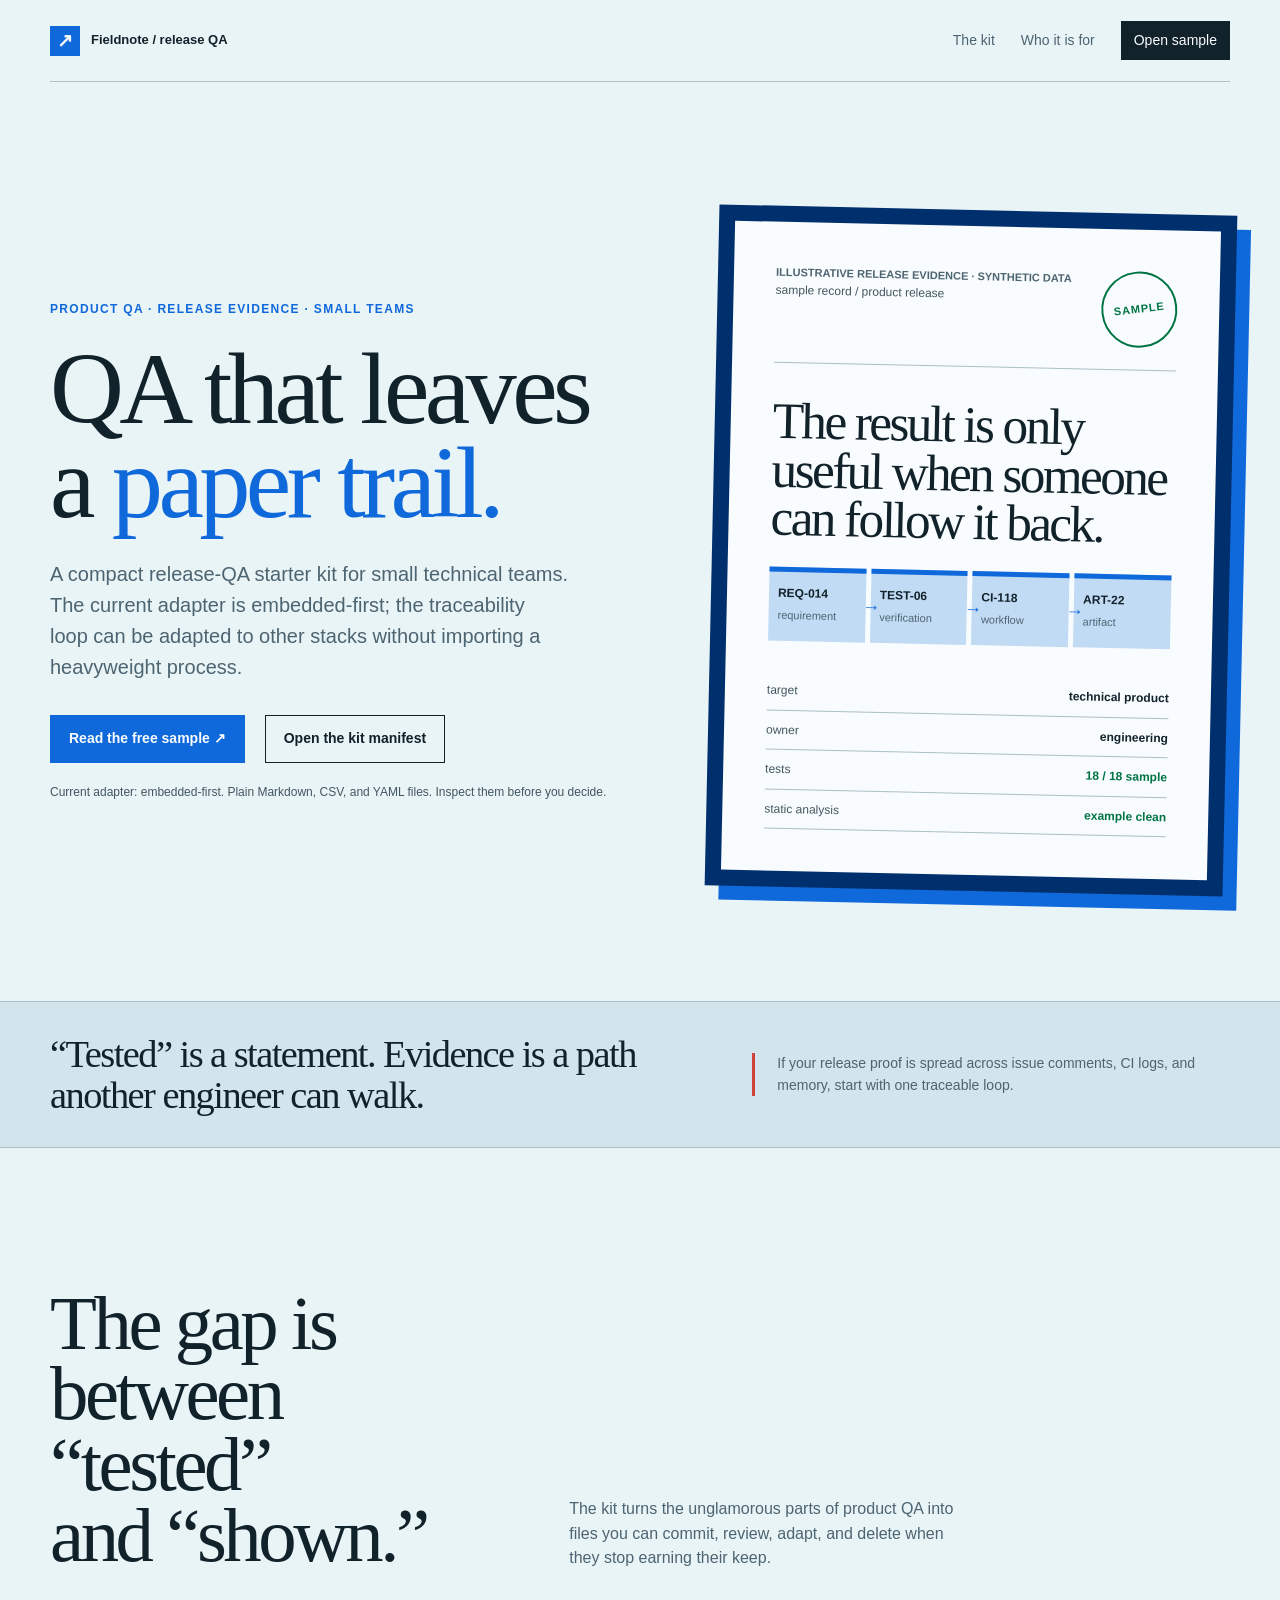
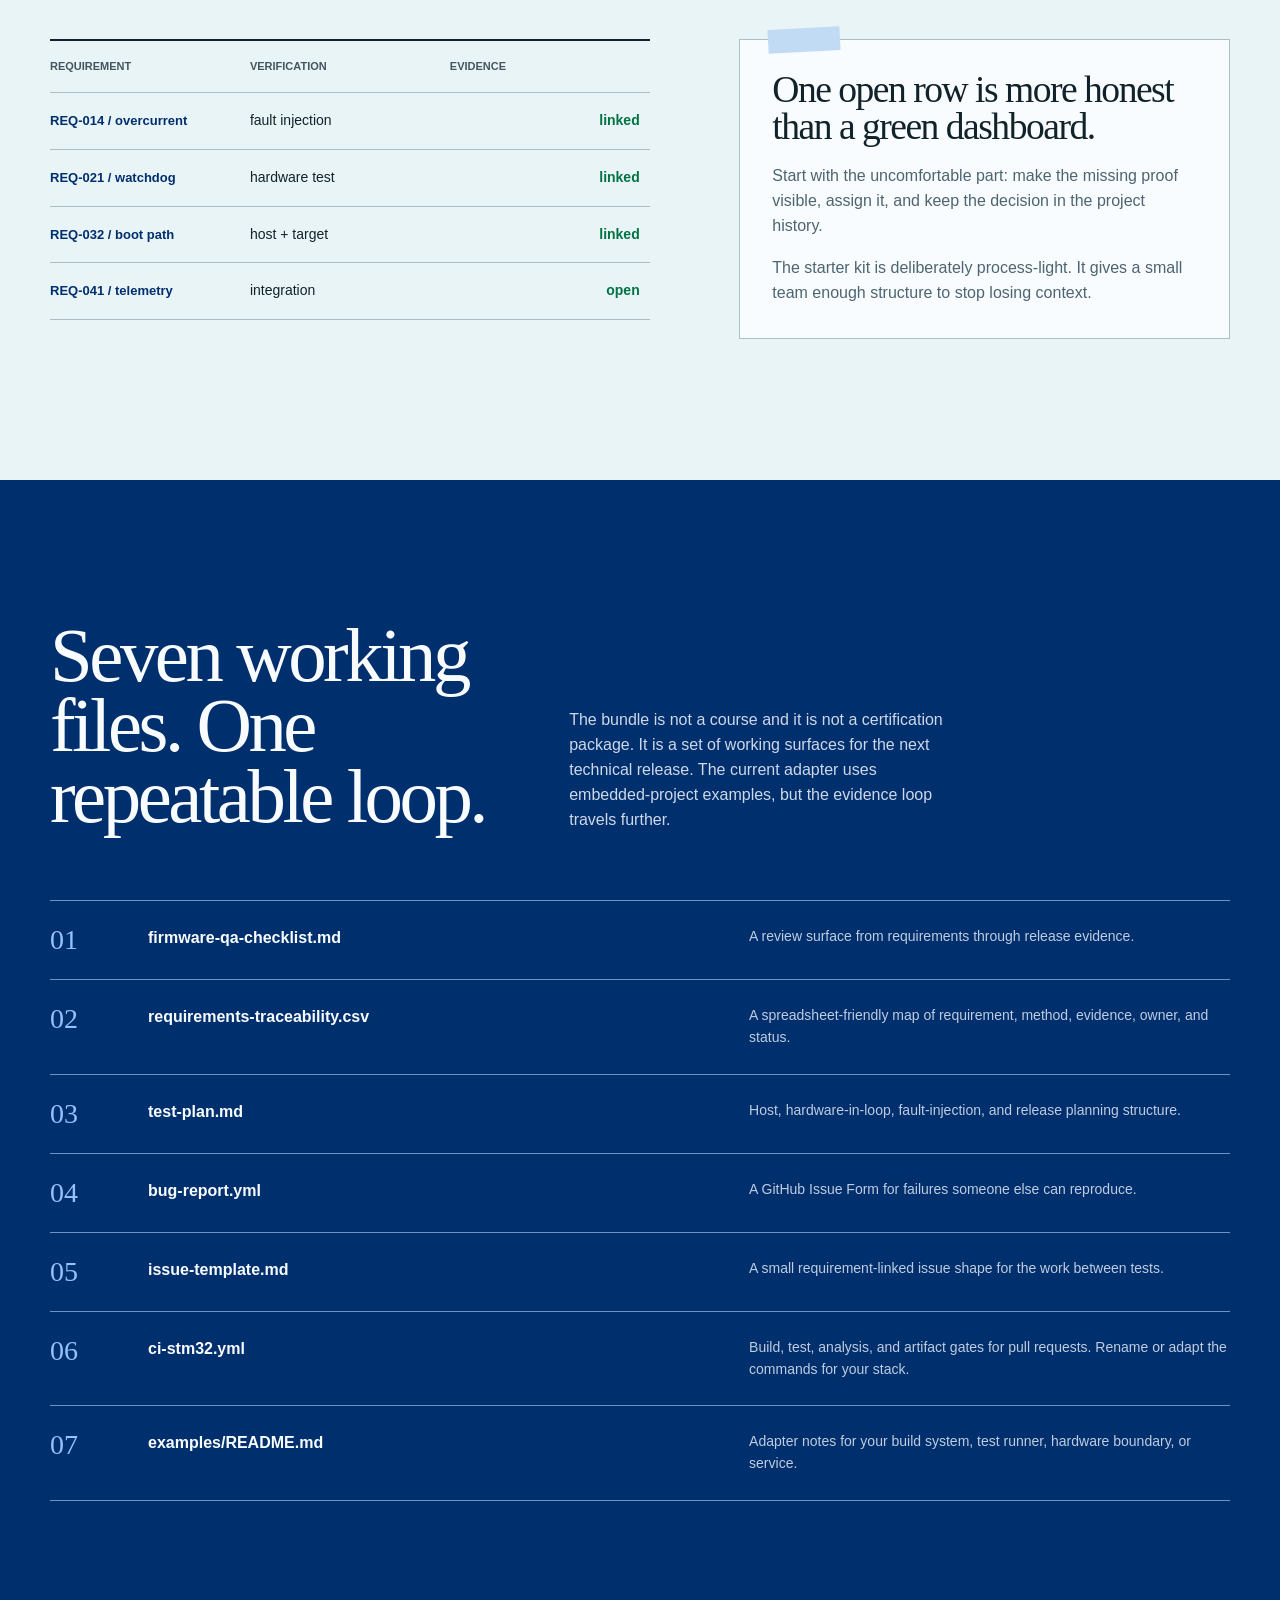
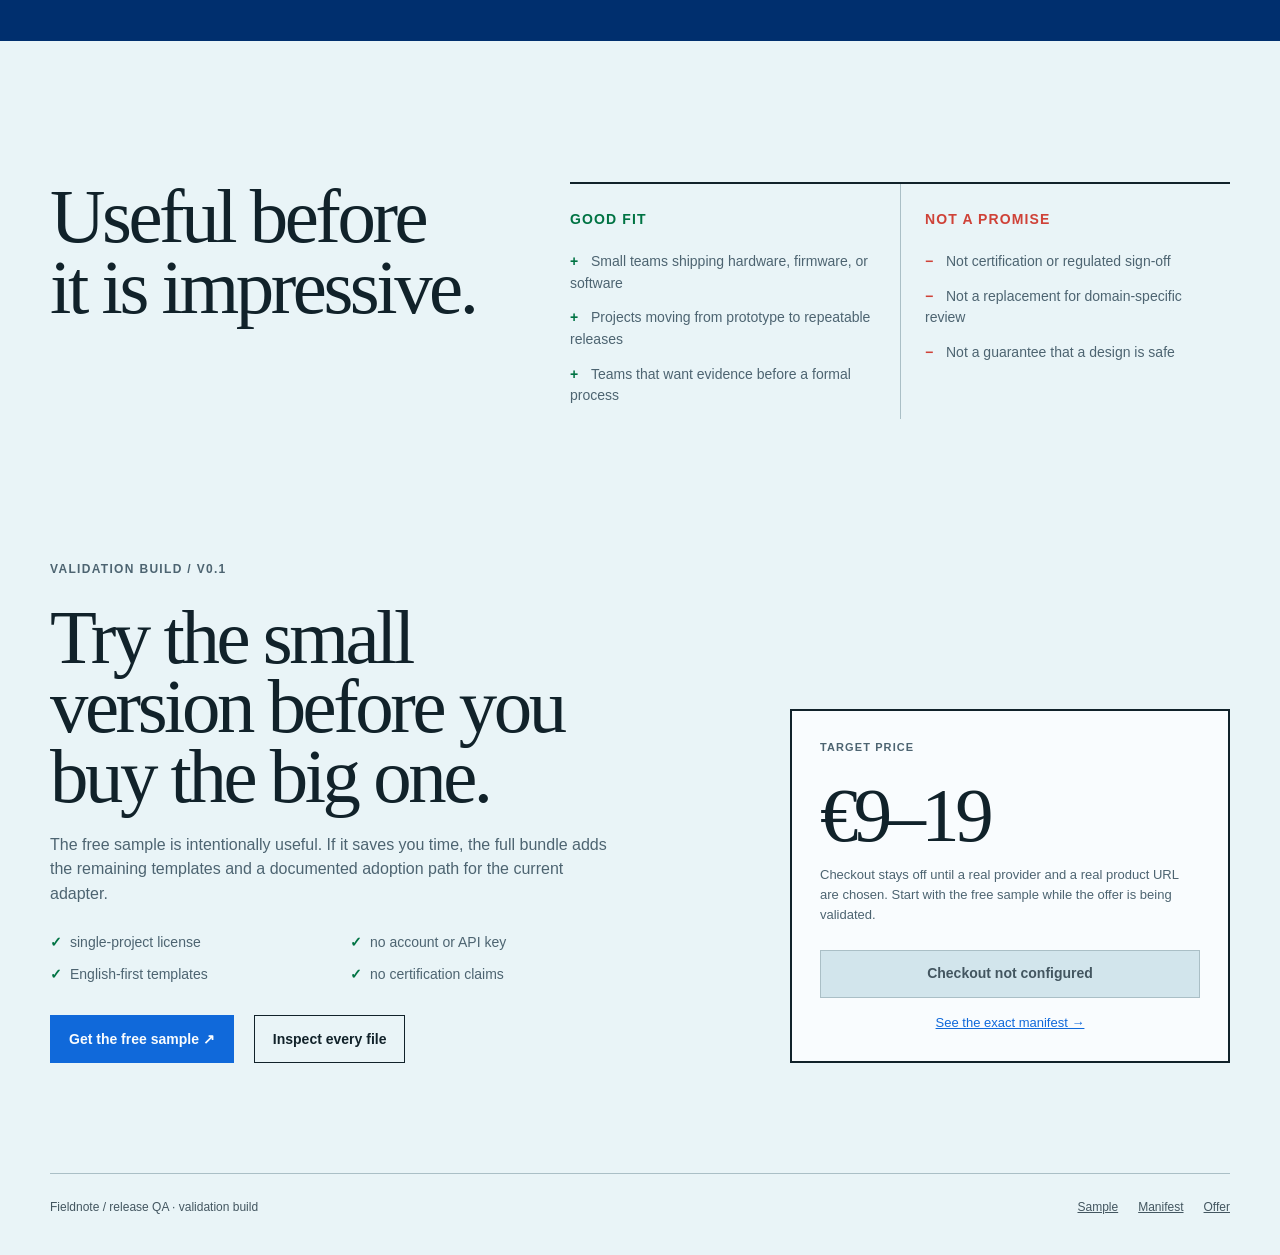
<file: index.html>
<!doctype html>
<html lang="en">
<head>
  <meta charset="utf-8">
  <meta name="viewport" content="width=device-width, initial-scale=1">
  <meta name="description" content="A practical release QA starter kit for small technical teams: traceability, tests, CI, and evidence templates.">
  <meta name="theme-color" content="#eef2f4">
  <title>Fieldnote — Release QA Starter Kit</title>
  <style>
:root {
  --paper: oklch(96% 0.012 220);
  --paper-deep: oklch(91% 0.022 220);
  --white: oklch(99% 0.004 220);
  --ink: oklch(24% 0.028 232);
  --muted: oklch(49% 0.035 232);
  --quiet: oklch(44% 0.028 232);
  --line: oklch(79% 0.025 220);
  --blue: oklch(54% 0.19 258);
  --blue-deep: oklch(32% 0.12 258);
  --blue-pale: oklch(88% 0.045 250);
  --red: oklch(58% 0.18 28);
  --green: oklch(48% 0.13 160);
  --max: 1180px;
  --display: Georgia, "Times New Roman", serif;
  --text: Arial, Helvetica, sans-serif;
  --ease-out: cubic-bezier(0.23, 1, 0.32, 1);
}

* { box-sizing: border-box; }
html { scroll-behavior: smooth; color-scheme: light; background: var(--paper); }
body {
  margin: 0;
  min-width: 320px;
  color: var(--ink);
  background: var(--paper);
  font-family: var(--text);
  font-size: 16px;
  line-height: 1.55;
}
a { color: inherit; }
img, svg { display: block; max-width: 100%; }
button, a { -webkit-tap-highlight-color: transparent; }
:focus-visible { outline: 3px solid var(--blue); outline-offset: 4px; }

.shell { width: min(calc(100% - 48px), var(--max)); margin-inline: auto; }
.site-header {
  display: flex;
  align-items: center;
  justify-content: space-between;
  min-height: 82px;
  border-bottom: 1px solid var(--line);
}
.wordmark { display: inline-flex; align-items: center; gap: 11px; text-decoration: none; font-size: 13px; font-weight: 800; }
.wordmark-mark { display: grid; place-items: center; width: 30px; height: 30px; color: var(--white); background: var(--blue); font-family: var(--display); font-size: 19px; line-height: 1; }
.header-nav { display: flex; align-items: center; gap: 26px; font-size: 14px; }
.header-nav a { text-decoration: none; color: var(--muted); }
.header-nav a:hover { color: var(--blue); }
.header-nav .nav-cta { padding: 9px 13px; color: var(--white); background: var(--ink); }

.hero { display: grid; grid-template-columns: minmax(0, 1.05fr) minmax(360px, .95fr); gap: clamp(42px, 7vw, 100px); align-items: center; padding: clamp(72px, 10vw, 138px) 0 110px; }
.hero-copy { max-width: 650px; }
.kicker { margin-bottom: 24px; color: var(--blue); font-size: 12px; font-weight: 800; letter-spacing: .11em; text-transform: uppercase; }
h1, h2, h3, p { margin-top: 0; }
h1, h2 { font-family: var(--display); font-weight: 400; letter-spacing: -.045em; text-wrap: balance; }
h1 { max-width: 680px; margin-bottom: 30px; font-size: clamp(3.6rem, 8vw, 7.6rem); line-height: .91; }
h1 em { color: var(--blue); font-style: normal; }
.lede { max-width: 590px; margin-bottom: 32px; color: var(--muted); font-size: clamp(1.08rem, 1.8vw, 1.25rem); line-height: 1.55; text-wrap: pretty; }
.actions { display: flex; align-items: center; flex-wrap: wrap; gap: 20px; }
.button { display: inline-flex; align-items: center; justify-content: center; min-height: 48px; padding: 0 18px; border: 1px solid transparent; text-decoration: none; font-size: 14px; font-weight: 800; transition: transform 160ms var(--ease-out), background-color 160ms ease, color 160ms ease, border-color 160ms ease; }
.button:active { transform: scale(.97); }
.button-primary { color: var(--white); background: var(--blue); }
.button-primary:hover { background: var(--blue-deep); }
.button-secondary { border-color: var(--ink); color: var(--ink); background: transparent; }
.button-secondary:hover { color: var(--white); background: var(--ink); }
.button-disabled { color: var(--quiet); border-color: var(--line); background: var(--paper-deep); cursor: not-allowed; }
.hero-caption { margin: 20px 0 0; color: var(--quiet); font-size: 12px; }

.evidence-card { position: relative; padding: 16px; background: var(--blue-deep); box-shadow: 14px 14px 0 var(--blue); transform: rotate(1.25deg); }
.evidence-sheet { min-height: 450px; padding: clamp(24px, 4vw, 42px); background: var(--white); }
.sheet-top { display: flex; align-items: flex-start; justify-content: space-between; gap: 20px; padding-bottom: 22px; border-bottom: 1px solid var(--line); }
.sheet-label { color: var(--muted); font-size: 11px; font-weight: 800; text-transform: uppercase; }
.sheet-id { color: var(--quiet); font-size: 12px; }
.pass-stamp { display: inline-grid; place-items: center; width: 76px; height: 76px; border: 2px solid var(--green); border-radius: 50%; color: var(--green); font-size: 11px; font-weight: 900; letter-spacing: .08em; text-align: center; transform: rotate(-8deg); }
.sheet-title { margin: 34px 0 24px; font-family: var(--display); font-size: clamp(2rem, 4vw, 3.25rem); font-weight: 400; letter-spacing: -.05em; line-height: .95; }
.evidence-rail { display: grid; grid-template-columns: repeat(4, 1fr); gap: 5px; margin: 22px 0 30px; }
.rail-step { position: relative; min-height: 74px; padding: 12px 9px; border-top: 5px solid var(--blue); background: var(--blue-pale); }
.rail-step::after { content: "→"; position: absolute; top: 20px; right: -15px; z-index: 1; color: var(--blue); font-size: 18px; font-weight: 700; }
.rail-step:last-child::after { display: none; }
.rail-step strong, .rail-step span { display: block; }
.rail-step strong { margin-bottom: 6px; font-size: 12px; }
.rail-step span { color: var(--muted); font-size: 11px; line-height: 1.2; }
.sheet-table { width: 100%; border-collapse: collapse; font-size: 12px; }
.sheet-table th, .sheet-table td { padding: 10px 0; border-bottom: 1px solid var(--line); text-align: left; }
.sheet-table th { color: var(--quiet); font-weight: 400; }
.sheet-table td { font-weight: 700; }
.sheet-table td:last-child { text-align: right; }
.ok { color: var(--green); }

.intro-band { border-block: 1px solid var(--line); background: var(--paper-deep); }
.intro-band-inner { display: grid; grid-template-columns: 1.15fr .85fr; gap: 56px; align-items: center; padding: 32px 0; }
.intro-band p { margin: 0; font-family: var(--display); font-size: clamp(1.45rem, 3vw, 2.45rem); line-height: 1.05; letter-spacing: -.04em; }
.intro-band aside { padding-left: 22px; border-left: 3px solid var(--red); color: var(--muted); font-size: 14px; }

.section { padding: clamp(84px, 11vw, 150px) 0; }
.section-heading { display: grid; grid-template-columns: .82fr 1.18fr; gap: 60px; align-items: end; margin-bottom: 68px; }
.section-heading h2 { max-width: 720px; margin: 0; font-size: clamp(2.7rem, 6vw, 5.5rem); line-height: .92; }
.section-heading p { max-width: 390px; margin: 0; color: var(--muted); }
.trace-layout { display: grid; grid-template-columns: 1.1fr .9fr; gap: clamp(36px, 7vw, 100px); align-items: start; }
.trace-table { width: 100%; border-top: 2px solid var(--ink); border-collapse: collapse; table-layout: fixed; }
.trace-table th, .trace-table td { padding: 17px 10px 17px 0; border-bottom: 1px solid var(--line); text-align: left; font-size: 14px; vertical-align: top; }
.trace-table th { color: var(--quiet); font-size: 11px; font-weight: 800; text-transform: uppercase; }
.trace-table td:first-child { width: 43%; }
.trace-table td code { color: var(--blue-deep); font-family: var(--text); font-size: 13px; font-weight: 800; overflow-wrap: anywhere; }
.trace-table td:last-child { color: var(--green); font-weight: 800; text-align: right; }
.margin-note { position: relative; padding: 32px; border: 1px solid var(--line); background: var(--white); }
.margin-note::before { content: ""; position: absolute; top: -12px; left: 28px; width: 72px; height: 24px; background: var(--blue-pale); transform: rotate(-3deg); }
.margin-note h3 { margin-bottom: 18px; font-family: var(--display); font-size: 2.35rem; font-weight: 400; line-height: .98; letter-spacing: -.04em; }
.margin-note p { margin-bottom: 18px; color: var(--muted); }
.margin-note p:last-child { margin-bottom: 0; }

.blue-field { color: var(--white); background: var(--blue-deep); }
.blue-field .section-heading p { color: oklch(88% .025 258); }
.blue-field .section-heading h2 { color: var(--white); }
.file-list { border-top: 1px solid oklch(65% .08 258); }
.file-item { display: grid; grid-template-columns: 74px 1.2fr 1fr; gap: 24px; align-items: start; padding: 25px 0; border-bottom: 1px solid oklch(65% .08 258); }
.file-number { color: oklch(80% .1 258); font-family: var(--display); font-size: 1.75rem; line-height: 1; }
.file-name { font-size: 1rem; font-weight: 800; }
.file-purpose { color: oklch(84% .03 258); font-size: 14px; }

.fit-section { display: grid; grid-template-columns: .8fr 1.2fr; gap: 80px; align-items: start; }
.fit-section h2 { margin: 0; font-size: clamp(2.7rem, 6vw, 5rem); line-height: .92; }
.fit-columns { display: grid; grid-template-columns: 1fr 1fr; gap: 0; border-top: 2px solid var(--ink); }
.fit-column { padding: 25px 24px 12px 0; }
.fit-column + .fit-column { padding-left: 24px; border-left: 1px solid var(--line); }
.fit-column h3 { margin-bottom: 20px; font-size: 14px; text-transform: uppercase; letter-spacing: .08em; }
.fit-column:first-child h3 { color: var(--green); }
.fit-column:last-child h3 { color: var(--red); }
.fit-column ul { display: grid; gap: 13px; padding: 0; margin: 0; list-style: none; color: var(--muted); font-size: 14px; }
.fit-column li::before { display: inline-block; width: 21px; font-weight: 900; }
.fit-column:first-child li::before { content: "+"; color: var(--green); }
.fit-column:last-child li::before { content: "−"; color: var(--red); }

.offer-section { display: grid; grid-template-columns: 1.2fr .8fr; gap: 80px; align-items: end; padding-bottom: 110px; }
.offer-section h2 { max-width: 700px; margin-bottom: 22px; font-size: clamp(2.8rem, 6vw, 5.8rem); line-height: .9; }
.offer-section p { max-width: 570px; margin-bottom: 25px; color: var(--muted); }
.offer-list { display: grid; grid-template-columns: repeat(2, minmax(0, 1fr)); gap: 10px 30px; max-width: 570px; padding: 0; margin: 0 0 30px; list-style: none; color: var(--muted); font-size: 14px; }
.offer-list li::before { content: "✓"; margin-right: 8px; color: var(--green); font-weight: 800; }
.price-sheet { padding: 28px; border: 2px solid var(--ink); background: var(--white); }
.price-label { margin: 0 0 8px; color: var(--blue); font-size: 11px; font-weight: 800; letter-spacing: .1em; text-transform: uppercase; }
.price { display: block; margin-bottom: 15px; font-family: var(--display); font-size: clamp(3.3rem, 6vw, 5rem); font-weight: 400; line-height: .9; letter-spacing: -.06em; }
.price-note { margin-bottom: 22px; color: var(--muted); font-size: 13px; }
.price-sheet .button { width: 100%; }
.price-sheet .button + a { display: block; margin-top: 15px; color: var(--blue); font-size: 13px; text-align: center; }

.site-footer { display: flex; justify-content: space-between; gap: 24px; padding: 24px 0 38px; border-top: 1px solid var(--line); color: var(--quiet); font-size: 12px; }
.site-footer nav { display: flex; gap: 20px; }
.site-footer a:hover { color: var(--blue); }

.preview-hero { padding: 90px 0 62px; }
.preview-hero h1 { max-width: 850px; margin-bottom: 24px; font-size: clamp(3.2rem, 7vw, 7rem); }
.preview-hero .lede { max-width: 640px; }
.manifest-wrap { display: grid; grid-template-columns: .72fr 1.28fr; gap: 80px; align-items: start; padding: 30px 0 120px; }
.manifest-intro { position: sticky; top: 24px; }
.manifest-intro h2 { margin-bottom: 18px; font-size: clamp(2.2rem, 4vw, 3.8rem); line-height: .94; }
.manifest-intro p { color: var(--muted); }
.manifest-index { display: grid; gap: 7px; margin-top: 28px; color: var(--quiet); font-size: 12px; }
.manifest-index span { display: flex; justify-content: space-between; gap: 12px; padding-bottom: 7px; border-bottom: 1px solid var(--line); }
.manifest-list { border-top: 2px solid var(--ink); }
.manifest-row { display: grid; grid-template-columns: minmax(180px, .8fr) 1.2fr; gap: 30px; padding: 25px 0; border-bottom: 1px solid var(--line); }
.manifest-row code { color: var(--blue-deep); font-family: var(--text); font-size: 13px; font-weight: 800; overflow-wrap: anywhere; }
.manifest-row span { color: var(--muted); font-size: 14px; }
.boundary { display: grid; grid-template-columns: 1fr 1fr; gap: 50px; padding: 34px; border: 1px solid var(--line); background: var(--paper-deep); }
.boundary h2 { margin: 0; font-size: 2.25rem; line-height: .95; }
.boundary p { margin: 0; color: var(--muted); font-size: 14px; }

@media (max-width: 850px) {
  .hero, .trace-layout, .offer-section, .manifest-wrap, .fit-section { grid-template-columns: 1fr; }
  .hero { padding-top: 75px; }
  .evidence-card { max-width: 650px; margin: 0 auto; }
  .intro-band-inner, .section-heading { grid-template-columns: 1fr; gap: 22px; }
  .section-heading { margin-bottom: 45px; }
  .manifest-intro { position: static; }
  .offer-section { gap: 42px; }
}
@media (max-width: 620px) {
  .shell { width: min(calc(100% - 30px), var(--max)); }
  .site-header { min-height: 70px; }
  .header-nav a:not(.nav-cta) { display: none; }
  h1 { font-size: clamp(3.2rem, 16vw, 5.2rem); }
  .evidence-card { padding: 9px; box-shadow: 8px 8px 0 var(--blue); transform: none; }
  .evidence-sheet { min-height: 0; padding: 23px 18px; }
  .pass-stamp { width: 62px; height: 62px; font-size: 11px; }
  .sheet-title { font-size: 2.15rem; }
  .evidence-rail { gap: 3px; }
  .rail-step { min-height: 64px; padding: 8px 5px; }
  .rail-step::after { right: -11px; font-size: 13px; }
  .rail-step strong { font-size: 10px; }
  .rail-step span { font-size: 9px; }
  .trace-table th, .trace-table td { padding: 13px 5px 13px 0; font-size: 11px; }
  .trace-table th { font-size: 9px; }
  .trace-table td code { font-size: 10px; }
  .file-item { grid-template-columns: 45px 1fr; gap: 12px; }
  .file-purpose { grid-column: 2; }
  .fit-columns, .offer-list, .boundary { grid-template-columns: 1fr; }
  .fit-column + .fit-column { padding-left: 0; border-top: 1px solid var(--line); border-left: 0; }
  .manifest-row { grid-template-columns: 1fr; gap: 9px; }
  .boundary { gap: 24px; }
  .site-footer { flex-direction: column; }
}
@media (prefers-reduced-motion: reduce) {
  html { scroll-behavior: auto; }
  *, *::before, *::after { transition-duration: .01ms !important; }
}

</style>
</head>
<body>
  <header class="site-header shell">
    <a class="wordmark" href="./" aria-label="Fieldnote Release QA home">
      <span class="wordmark-mark" aria-hidden="true">↗</span>
      <span>Fieldnote / release QA</span>
    </a>
    <nav class="header-nav" aria-label="Primary navigation">
      <a href="#kit">The kit</a>
      <a href="#fit">Who it is for</a>
      <a class="nav-cta" href="sample-checklist.md">Open sample</a>
    </nav>
  </header>

  <main>
    <section class="hero shell">
      <div class="hero-copy">
        <p class="kicker">PRODUCT QA · RELEASE EVIDENCE · SMALL TEAMS</p>
        <h1>QA that leaves a <em>paper trail.</em></h1>
        <p class="lede">A compact release-QA starter kit for small technical teams. The current adapter is embedded-first; the traceability loop can be adapted to other stacks without importing a heavyweight process.</p>
        <div class="actions">
          <a class="button button-primary" href="sample-checklist.md">Read the free sample ↗</a>
          <a class="button button-secondary" href="kit-preview.html">Open the kit manifest</a>
        </div>
        <p class="hero-caption">Current adapter: embedded-first. Plain Markdown, CSV, and YAML files. Inspect them before you decide.</p>
      </div>

      <div class="evidence-card" aria-label="Example release evidence sheet">
        <div class="evidence-sheet">
          <div class="sheet-top">
            <div>
              <div class="sheet-label">Illustrative release evidence · synthetic data</div>
              <div class="sheet-id">sample record / product release</div>
            </div>
            <span class="pass-stamp">SAMPLE</span>
          </div>
          <h2 class="sheet-title">The result is only useful when someone can follow it back.</h2>
          <div class="evidence-rail" aria-label="Evidence path">
            <div class="rail-step"><strong>REQ-014</strong><span>requirement</span></div>
            <div class="rail-step"><strong>TEST-06</strong><span>verification</span></div>
            <div class="rail-step"><strong>CI-118</strong><span>workflow</span></div>
            <div class="rail-step"><strong>ART-22</strong><span>artifact</span></div>
          </div>
          <table class="sheet-table">
            <tbody>
              <tr><th scope="row">target</th><td>technical product</td></tr>
              <tr><th scope="row">owner</th><td>engineering</td></tr>
              <tr><th scope="row">tests</th><td class="ok">18 / 18 sample</td></tr>
              <tr><th scope="row">static analysis</th><td class="ok">example clean</td></tr>
            </tbody>
          </table>
        </div>
      </div>
    </section>

    <section class="intro-band">
      <div class="intro-band-inner shell">
        <p>“Tested” is a statement. Evidence is a path another engineer can walk.</p>
        <aside>If your release proof is spread across issue comments, CI logs, and memory, start with one traceable loop.</aside>
      </div>
    </section>

    <section class="section shell" id="kit">
      <div class="section-heading">
        <h2>The gap is between “tested” and “shown.”</h2>
        <p>The kit turns the unglamorous parts of product QA into files you can commit, review, adapt, and delete when they stop earning their keep.</p>
      </div>
      <div class="trace-layout">
        <table class="trace-table" aria-label="Example requirements traceability table">
          <thead><tr><th scope="col">requirement</th><th scope="col">verification</th><th scope="col">evidence</th></tr></thead>
          <tbody>
            <tr><td><code>REQ-014 / overcurrent</code></td><td>fault injection</td><td>linked</td></tr>
            <tr><td><code>REQ-021 / watchdog</code></td><td>hardware test</td><td>linked</td></tr>
            <tr><td><code>REQ-032 / boot path</code></td><td>host + target</td><td>linked</td></tr>
            <tr><td><code>REQ-041 / telemetry</code></td><td>integration</td><td>open</td></tr>
          </tbody>
        </table>
        <aside class="margin-note">
          <h3>One open row is more honest than a green dashboard.</h3>
          <p>Start with the uncomfortable part: make the missing proof visible, assign it, and keep the decision in the project history.</p>
          <p>The starter kit is deliberately process-light. It gives a small team enough structure to stop losing context.</p>
        </aside>
      </div>
    </section>

    <section class="section blue-field" aria-labelledby="contents-title">
      <div class="shell">
        <div class="section-heading">
          <h2 id="contents-title">Seven working files. One repeatable loop.</h2>
          <p>The bundle is not a course and it is not a certification package. It is a set of working surfaces for the next technical release. The current adapter uses embedded-project examples, but the evidence loop travels further.</p>
        </div>
        <div class="file-list">
          <div class="file-item"><span class="file-number">01</span><strong class="file-name">firmware-qa-checklist.md</strong><span class="file-purpose">A review surface from requirements through release evidence.</span></div>
          <div class="file-item"><span class="file-number">02</span><strong class="file-name">requirements-traceability.csv</strong><span class="file-purpose">A spreadsheet-friendly map of requirement, method, evidence, owner, and status.</span></div>
          <div class="file-item"><span class="file-number">03</span><strong class="file-name">test-plan.md</strong><span class="file-purpose">Host, hardware-in-loop, fault-injection, and release planning structure.</span></div>
          <div class="file-item"><span class="file-number">04</span><strong class="file-name">bug-report.yml</strong><span class="file-purpose">A GitHub Issue Form for failures someone else can reproduce.</span></div>
          <div class="file-item"><span class="file-number">05</span><strong class="file-name">issue-template.md</strong><span class="file-purpose">A small requirement-linked issue shape for the work between tests.</span></div>
          <div class="file-item"><span class="file-number">06</span><strong class="file-name">ci-stm32.yml</strong><span class="file-purpose">Build, test, analysis, and artifact gates for pull requests. Rename or adapt the commands for your stack.</span></div>
          <div class="file-item"><span class="file-number">07</span><strong class="file-name">examples/README.md</strong><span class="file-purpose">Adapter notes for your build system, test runner, hardware boundary, or service.</span></div>
        </div>
      </div>
    </section>

    <section class="section shell" id="fit">
      <div class="fit-section">
        <h2>Useful before it is impressive.</h2>
        <div class="fit-columns">
          <div class="fit-column">
            <h3>Good fit</h3>
            <ul>
              <li>Small teams shipping hardware, firmware, or software</li>
              <li>Projects moving from prototype to repeatable releases</li>
              <li>Teams that want evidence before a formal process</li>
            </ul>
          </div>
          <div class="fit-column">
            <h3>Not a promise</h3>
            <ul>
              <li>Not certification or regulated sign-off</li>
              <li>Not a replacement for domain-specific review</li>
              <li>Not a guarantee that a design is safe</li>
            </ul>
          </div>
        </div>
      </div>
    </section>

    <section class="offer-section shell" id="offer">
      <div>
        <p class="kicker">VALIDATION BUILD / V0.1</p>
        <h2>Try the small version before you buy the big one.</h2>
        <p>The free sample is intentionally useful. If it saves you time, the full bundle adds the remaining templates and a documented adoption path for the current adapter.</p>
        <ul class="offer-list">
          <li>single-project license</li>
          <li>no account or API key</li>
          <li>English-first templates</li>
          <li>no certification claims</li>
        </ul>
        <div class="actions"><a class="button button-primary" href="sample-checklist.md">Get the free sample ↗</a><a class="button button-secondary" href="kit-preview.html">Inspect every file</a></div>
      </div>
      <aside class="price-sheet" id="checkout">
        <p class="price-label">Target price</p>
        <strong class="price">€9–19</strong>
        <p class="price-note">Checkout stays off until a real provider and a real product URL are chosen. Start with the free sample while the offer is being validated.</p>
        <span class="button button-disabled" data-checkout-url="" role="status">Checkout not configured</span>
        <a href="kit-preview.html">See the exact manifest →</a>
      </aside>
    </section>
  </main>

  <footer class="site-footer shell">
    <span>Fieldnote / release QA · validation build</span>
    <nav aria-label="Footer navigation"><a href="sample-checklist.md">Sample</a><a href="kit-preview.html">Manifest</a><a href="#offer">Offer</a></nav>
  </footer>
  <script src="site.js" defer></script>
</body>
</html>
</file>
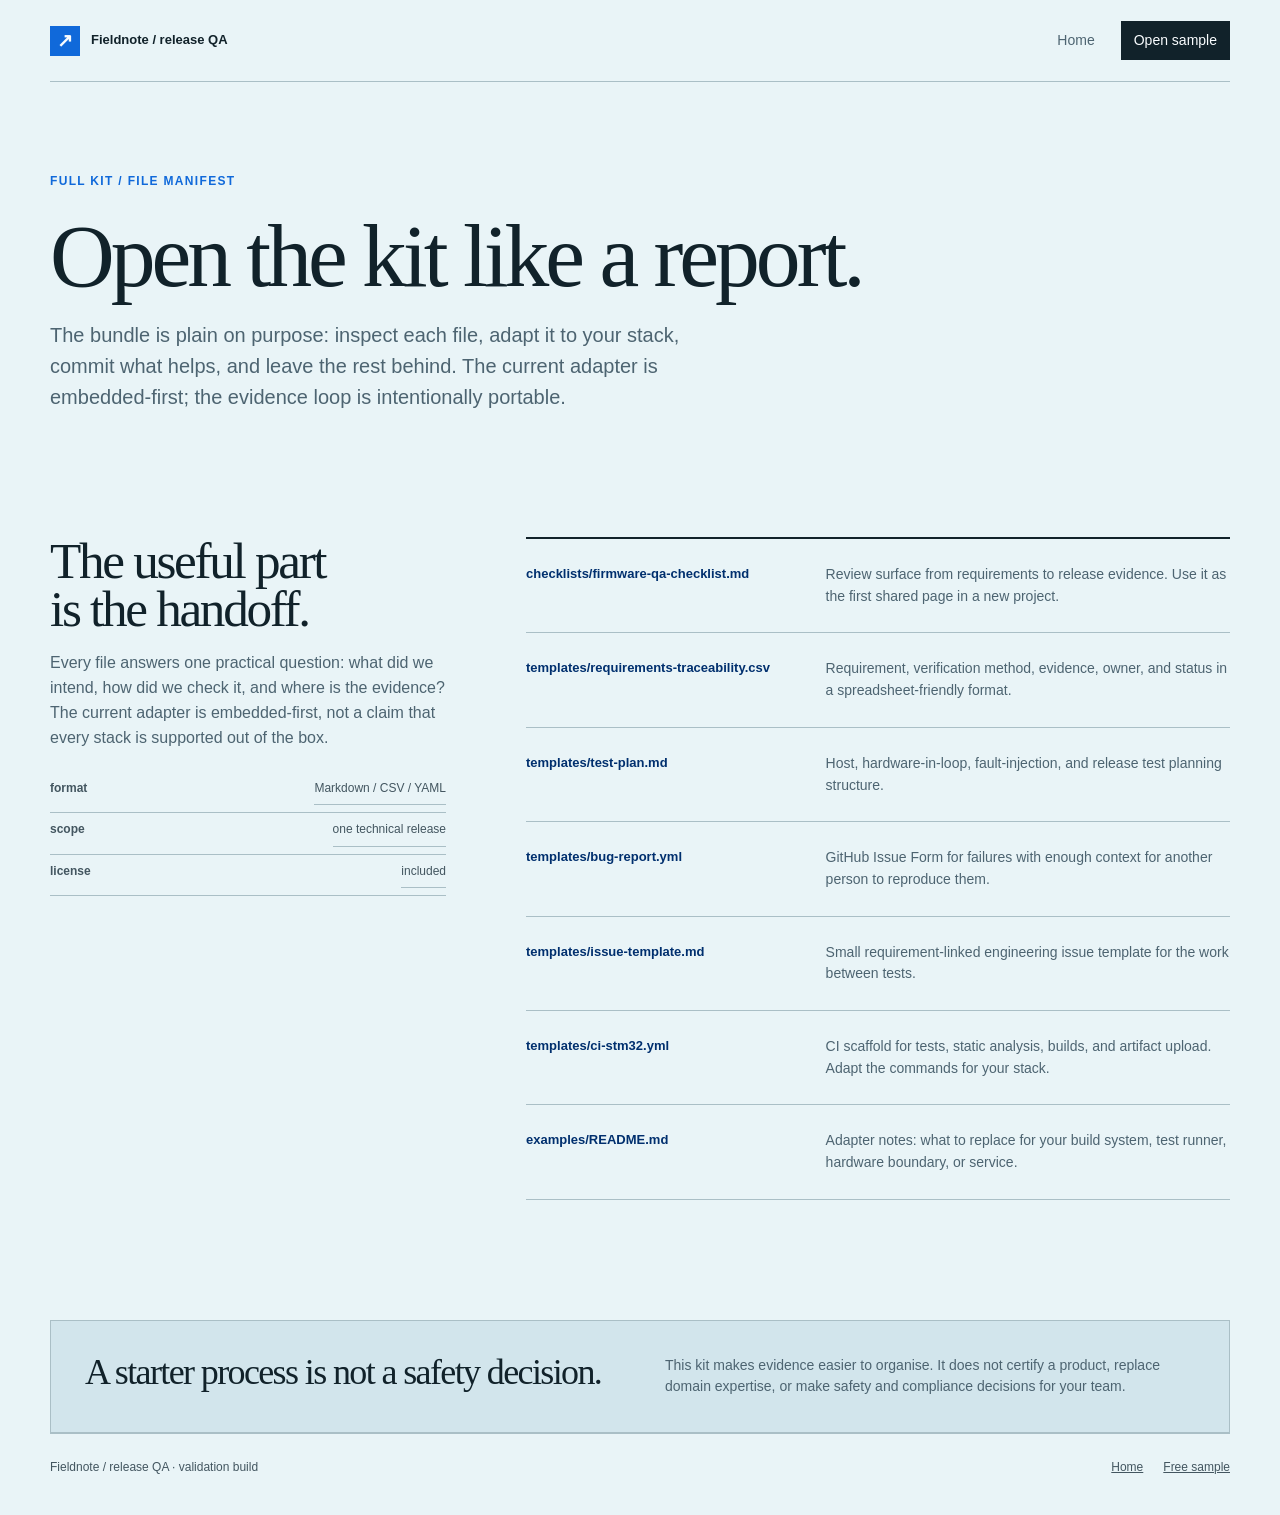
<file: kit-preview.html>
<!doctype html>
<html lang="en">
<head>
  <meta charset="utf-8">
  <meta name="viewport" content="width=device-width, initial-scale=1">
  <meta name="description" content="Preview of the Fieldnote Release QA Starter Kit contents.">
  <meta name="theme-color" content="#eef2f4">
  <title>Kit manifest · Fieldnote / release QA</title>
  <style>
:root {
  --paper: oklch(96% 0.012 220);
  --paper-deep: oklch(91% 0.022 220);
  --white: oklch(99% 0.004 220);
  --ink: oklch(24% 0.028 232);
  --muted: oklch(49% 0.035 232);
  --quiet: oklch(44% 0.028 232);
  --line: oklch(79% 0.025 220);
  --blue: oklch(54% 0.19 258);
  --blue-deep: oklch(32% 0.12 258);
  --blue-pale: oklch(88% 0.045 250);
  --red: oklch(58% 0.18 28);
  --green: oklch(48% 0.13 160);
  --max: 1180px;
  --display: Georgia, "Times New Roman", serif;
  --text: Arial, Helvetica, sans-serif;
  --ease-out: cubic-bezier(0.23, 1, 0.32, 1);
}

* { box-sizing: border-box; }
html { scroll-behavior: smooth; color-scheme: light; background: var(--paper); }
body {
  margin: 0;
  min-width: 320px;
  color: var(--ink);
  background: var(--paper);
  font-family: var(--text);
  font-size: 16px;
  line-height: 1.55;
}
a { color: inherit; }
img, svg { display: block; max-width: 100%; }
button, a { -webkit-tap-highlight-color: transparent; }
:focus-visible { outline: 3px solid var(--blue); outline-offset: 4px; }

.shell { width: min(calc(100% - 48px), var(--max)); margin-inline: auto; }
.site-header {
  display: flex;
  align-items: center;
  justify-content: space-between;
  min-height: 82px;
  border-bottom: 1px solid var(--line);
}
.wordmark { display: inline-flex; align-items: center; gap: 11px; text-decoration: none; font-size: 13px; font-weight: 800; }
.wordmark-mark { display: grid; place-items: center; width: 30px; height: 30px; color: var(--white); background: var(--blue); font-family: var(--display); font-size: 19px; line-height: 1; }
.header-nav { display: flex; align-items: center; gap: 26px; font-size: 14px; }
.header-nav a { text-decoration: none; color: var(--muted); }
.header-nav a:hover { color: var(--blue); }
.header-nav .nav-cta { padding: 9px 13px; color: var(--white); background: var(--ink); }

.hero { display: grid; grid-template-columns: minmax(0, 1.05fr) minmax(360px, .95fr); gap: clamp(42px, 7vw, 100px); align-items: center; padding: clamp(72px, 10vw, 138px) 0 110px; }
.hero-copy { max-width: 650px; }
.kicker { margin-bottom: 24px; color: var(--blue); font-size: 12px; font-weight: 800; letter-spacing: .11em; text-transform: uppercase; }
h1, h2, h3, p { margin-top: 0; }
h1, h2 { font-family: var(--display); font-weight: 400; letter-spacing: -.045em; text-wrap: balance; }
h1 { max-width: 680px; margin-bottom: 30px; font-size: clamp(3.6rem, 8vw, 7.6rem); line-height: .91; }
h1 em { color: var(--blue); font-style: normal; }
.lede { max-width: 590px; margin-bottom: 32px; color: var(--muted); font-size: clamp(1.08rem, 1.8vw, 1.25rem); line-height: 1.55; text-wrap: pretty; }
.actions { display: flex; align-items: center; flex-wrap: wrap; gap: 20px; }
.button { display: inline-flex; align-items: center; justify-content: center; min-height: 48px; padding: 0 18px; border: 1px solid transparent; text-decoration: none; font-size: 14px; font-weight: 800; transition: transform 160ms var(--ease-out), background-color 160ms ease, color 160ms ease, border-color 160ms ease; }
.button:active { transform: scale(.97); }
.button-primary { color: var(--white); background: var(--blue); }
.button-primary:hover { background: var(--blue-deep); }
.button-secondary { border-color: var(--ink); color: var(--ink); background: transparent; }
.button-secondary:hover { color: var(--white); background: var(--ink); }
.button-disabled { color: var(--quiet); border-color: var(--line); background: var(--paper-deep); cursor: not-allowed; }
.hero-caption { margin: 20px 0 0; color: var(--quiet); font-size: 12px; }

.evidence-card { position: relative; padding: 16px; background: var(--blue-deep); box-shadow: 14px 14px 0 var(--blue); transform: rotate(1.25deg); }
.evidence-sheet { min-height: 450px; padding: clamp(24px, 4vw, 42px); background: var(--white); }
.sheet-top { display: flex; align-items: flex-start; justify-content: space-between; gap: 20px; padding-bottom: 22px; border-bottom: 1px solid var(--line); }
.sheet-label { color: var(--muted); font-size: 11px; font-weight: 800; text-transform: uppercase; }
.sheet-id { color: var(--quiet); font-size: 12px; }
.pass-stamp { display: inline-grid; place-items: center; width: 76px; height: 76px; border: 2px solid var(--green); border-radius: 50%; color: var(--green); font-size: 11px; font-weight: 900; letter-spacing: .08em; text-align: center; transform: rotate(-8deg); }
.sheet-title { margin: 34px 0 24px; font-family: var(--display); font-size: clamp(2rem, 4vw, 3.25rem); font-weight: 400; letter-spacing: -.05em; line-height: .95; }
.evidence-rail { display: grid; grid-template-columns: repeat(4, 1fr); gap: 5px; margin: 22px 0 30px; }
.rail-step { position: relative; min-height: 74px; padding: 12px 9px; border-top: 5px solid var(--blue); background: var(--blue-pale); }
.rail-step::after { content: "→"; position: absolute; top: 20px; right: -15px; z-index: 1; color: var(--blue); font-size: 18px; font-weight: 700; }
.rail-step:last-child::after { display: none; }
.rail-step strong, .rail-step span { display: block; }
.rail-step strong { margin-bottom: 6px; font-size: 12px; }
.rail-step span { color: var(--muted); font-size: 11px; line-height: 1.2; }
.sheet-table { width: 100%; border-collapse: collapse; font-size: 12px; }
.sheet-table th, .sheet-table td { padding: 10px 0; border-bottom: 1px solid var(--line); text-align: left; }
.sheet-table th { color: var(--quiet); font-weight: 400; }
.sheet-table td { font-weight: 700; }
.sheet-table td:last-child { text-align: right; }
.ok { color: var(--green); }

.intro-band { border-block: 1px solid var(--line); background: var(--paper-deep); }
.intro-band-inner { display: grid; grid-template-columns: 1.15fr .85fr; gap: 56px; align-items: center; padding: 32px 0; }
.intro-band p { margin: 0; font-family: var(--display); font-size: clamp(1.45rem, 3vw, 2.45rem); line-height: 1.05; letter-spacing: -.04em; }
.intro-band aside { padding-left: 22px; border-left: 3px solid var(--red); color: var(--muted); font-size: 14px; }

.section { padding: clamp(84px, 11vw, 150px) 0; }
.section-heading { display: grid; grid-template-columns: .82fr 1.18fr; gap: 60px; align-items: end; margin-bottom: 68px; }
.section-heading h2 { max-width: 720px; margin: 0; font-size: clamp(2.7rem, 6vw, 5.5rem); line-height: .92; }
.section-heading p { max-width: 390px; margin: 0; color: var(--muted); }
.trace-layout { display: grid; grid-template-columns: 1.1fr .9fr; gap: clamp(36px, 7vw, 100px); align-items: start; }
.trace-table { width: 100%; border-top: 2px solid var(--ink); border-collapse: collapse; table-layout: fixed; }
.trace-table th, .trace-table td { padding: 17px 10px 17px 0; border-bottom: 1px solid var(--line); text-align: left; font-size: 14px; vertical-align: top; }
.trace-table th { color: var(--quiet); font-size: 11px; font-weight: 800; text-transform: uppercase; }
.trace-table td:first-child { width: 43%; }
.trace-table td code { color: var(--blue-deep); font-family: var(--text); font-size: 13px; font-weight: 800; overflow-wrap: anywhere; }
.trace-table td:last-child { color: var(--green); font-weight: 800; text-align: right; }
.margin-note { position: relative; padding: 32px; border: 1px solid var(--line); background: var(--white); }
.margin-note::before { content: ""; position: absolute; top: -12px; left: 28px; width: 72px; height: 24px; background: var(--blue-pale); transform: rotate(-3deg); }
.margin-note h3 { margin-bottom: 18px; font-family: var(--display); font-size: 2.35rem; font-weight: 400; line-height: .98; letter-spacing: -.04em; }
.margin-note p { margin-bottom: 18px; color: var(--muted); }
.margin-note p:last-child { margin-bottom: 0; }

.blue-field { color: var(--white); background: var(--blue-deep); }
.blue-field .section-heading p { color: oklch(88% .025 258); }
.blue-field .section-heading h2 { color: var(--white); }
.file-list { border-top: 1px solid oklch(65% .08 258); }
.file-item { display: grid; grid-template-columns: 74px 1.2fr 1fr; gap: 24px; align-items: start; padding: 25px 0; border-bottom: 1px solid oklch(65% .08 258); }
.file-number { color: oklch(80% .1 258); font-family: var(--display); font-size: 1.75rem; line-height: 1; }
.file-name { font-size: 1rem; font-weight: 800; }
.file-purpose { color: oklch(84% .03 258); font-size: 14px; }

.fit-section { display: grid; grid-template-columns: .8fr 1.2fr; gap: 80px; align-items: start; }
.fit-section h2 { margin: 0; font-size: clamp(2.7rem, 6vw, 5rem); line-height: .92; }
.fit-columns { display: grid; grid-template-columns: 1fr 1fr; gap: 0; border-top: 2px solid var(--ink); }
.fit-column { padding: 25px 24px 12px 0; }
.fit-column + .fit-column { padding-left: 24px; border-left: 1px solid var(--line); }
.fit-column h3 { margin-bottom: 20px; font-size: 14px; text-transform: uppercase; letter-spacing: .08em; }
.fit-column:first-child h3 { color: var(--green); }
.fit-column:last-child h3 { color: var(--red); }
.fit-column ul { display: grid; gap: 13px; padding: 0; margin: 0; list-style: none; color: var(--muted); font-size: 14px; }
.fit-column li::before { display: inline-block; width: 21px; font-weight: 900; }
.fit-column:first-child li::before { content: "+"; color: var(--green); }
.fit-column:last-child li::before { content: "−"; color: var(--red); }

.offer-section { display: grid; grid-template-columns: 1.2fr .8fr; gap: 80px; align-items: end; padding-bottom: 110px; }
.offer-section h2 { max-width: 700px; margin-bottom: 22px; font-size: clamp(2.8rem, 6vw, 5.8rem); line-height: .9; }
.offer-section p { max-width: 570px; margin-bottom: 25px; color: var(--muted); }
.offer-list { display: grid; grid-template-columns: repeat(2, minmax(0, 1fr)); gap: 10px 30px; max-width: 570px; padding: 0; margin: 0 0 30px; list-style: none; color: var(--muted); font-size: 14px; }
.offer-list li::before { content: "✓"; margin-right: 8px; color: var(--green); font-weight: 800; }
.price-sheet { padding: 28px; border: 2px solid var(--ink); background: var(--white); }
.price-label { margin: 0 0 8px; color: var(--blue); font-size: 11px; font-weight: 800; letter-spacing: .1em; text-transform: uppercase; }
.price { display: block; margin-bottom: 15px; font-family: var(--display); font-size: clamp(3.3rem, 6vw, 5rem); font-weight: 400; line-height: .9; letter-spacing: -.06em; }
.price-note { margin-bottom: 22px; color: var(--muted); font-size: 13px; }
.price-sheet .button { width: 100%; }
.price-sheet .button + a { display: block; margin-top: 15px; color: var(--blue); font-size: 13px; text-align: center; }

.site-footer { display: flex; justify-content: space-between; gap: 24px; padding: 24px 0 38px; border-top: 1px solid var(--line); color: var(--quiet); font-size: 12px; }
.site-footer nav { display: flex; gap: 20px; }
.site-footer a:hover { color: var(--blue); }

.preview-hero { padding: 90px 0 62px; }
.preview-hero h1 { max-width: 850px; margin-bottom: 24px; font-size: clamp(3.2rem, 7vw, 7rem); }
.preview-hero .lede { max-width: 640px; }
.manifest-wrap { display: grid; grid-template-columns: .72fr 1.28fr; gap: 80px; align-items: start; padding: 30px 0 120px; }
.manifest-intro { position: sticky; top: 24px; }
.manifest-intro h2 { margin-bottom: 18px; font-size: clamp(2.2rem, 4vw, 3.8rem); line-height: .94; }
.manifest-intro p { color: var(--muted); }
.manifest-index { display: grid; gap: 7px; margin-top: 28px; color: var(--quiet); font-size: 12px; }
.manifest-index span { display: flex; justify-content: space-between; gap: 12px; padding-bottom: 7px; border-bottom: 1px solid var(--line); }
.manifest-list { border-top: 2px solid var(--ink); }
.manifest-row { display: grid; grid-template-columns: minmax(180px, .8fr) 1.2fr; gap: 30px; padding: 25px 0; border-bottom: 1px solid var(--line); }
.manifest-row code { color: var(--blue-deep); font-family: var(--text); font-size: 13px; font-weight: 800; overflow-wrap: anywhere; }
.manifest-row span { color: var(--muted); font-size: 14px; }
.boundary { display: grid; grid-template-columns: 1fr 1fr; gap: 50px; padding: 34px; border: 1px solid var(--line); background: var(--paper-deep); }
.boundary h2 { margin: 0; font-size: 2.25rem; line-height: .95; }
.boundary p { margin: 0; color: var(--muted); font-size: 14px; }

@media (max-width: 850px) {
  .hero, .trace-layout, .offer-section, .manifest-wrap, .fit-section { grid-template-columns: 1fr; }
  .hero { padding-top: 75px; }
  .evidence-card { max-width: 650px; margin: 0 auto; }
  .intro-band-inner, .section-heading { grid-template-columns: 1fr; gap: 22px; }
  .section-heading { margin-bottom: 45px; }
  .manifest-intro { position: static; }
  .offer-section { gap: 42px; }
}
@media (max-width: 620px) {
  .shell { width: min(calc(100% - 30px), var(--max)); }
  .site-header { min-height: 70px; }
  .header-nav a:not(.nav-cta) { display: none; }
  h1 { font-size: clamp(3.2rem, 16vw, 5.2rem); }
  .evidence-card { padding: 9px; box-shadow: 8px 8px 0 var(--blue); transform: none; }
  .evidence-sheet { min-height: 0; padding: 23px 18px; }
  .pass-stamp { width: 62px; height: 62px; font-size: 11px; }
  .sheet-title { font-size: 2.15rem; }
  .evidence-rail { gap: 3px; }
  .rail-step { min-height: 64px; padding: 8px 5px; }
  .rail-step::after { right: -11px; font-size: 13px; }
  .rail-step strong { font-size: 10px; }
  .rail-step span { font-size: 9px; }
  .trace-table th, .trace-table td { padding: 13px 5px 13px 0; font-size: 11px; }
  .trace-table th { font-size: 9px; }
  .trace-table td code { font-size: 10px; }
  .file-item { grid-template-columns: 45px 1fr; gap: 12px; }
  .file-purpose { grid-column: 2; }
  .fit-columns, .offer-list, .boundary { grid-template-columns: 1fr; }
  .fit-column + .fit-column { padding-left: 0; border-top: 1px solid var(--line); border-left: 0; }
  .manifest-row { grid-template-columns: 1fr; gap: 9px; }
  .boundary { gap: 24px; }
  .site-footer { flex-direction: column; }
}
@media (prefers-reduced-motion: reduce) {
  html { scroll-behavior: auto; }
  *, *::before, *::after { transition-duration: .01ms !important; }
}

</style>
</head>
<body>
  <header class="site-header shell">
    <a class="wordmark" href="./" aria-label="Back to Fieldnote home"><span class="wordmark-mark" aria-hidden="true">↗</span><span>Fieldnote / release QA</span></a>
    <nav class="header-nav" aria-label="Primary navigation"><a href="./">Home</a><a class="nav-cta" href="sample-checklist.md">Open sample</a></nav>
  </header>

  <main class="shell">
    <section class="preview-hero">
      <p class="kicker">FULL KIT / FILE MANIFEST</p>
      <h1>Open the kit like a report.</h1>
      <p class="lede">The bundle is plain on purpose: inspect each file, adapt it to your stack, commit what helps, and leave the rest behind. The current adapter is embedded-first; the evidence loop is intentionally portable.</p>
    </section>

    <section class="manifest-wrap" aria-labelledby="manifest-title">
      <aside class="manifest-intro">
        <h2 id="manifest-title">The useful part is the handoff.</h2>
        <p>Every file answers one practical question: what did we intend, how did we check it, and where is the evidence? The current adapter is embedded-first, not a claim that every stack is supported out of the box.</p>
        <div class="manifest-index" aria-label="Manifest summary">
          <span><strong>format</strong><span>Markdown / CSV / YAML</span></span>
          <span><strong>scope</strong><span>one technical release</span></span>
          <span><strong>license</strong><span>included</span></span>
        </div>
      </aside>
      <div class="manifest-list">
        <div class="manifest-row"><code>checklists/firmware-qa-checklist.md</code><span>Review surface from requirements to release evidence. Use it as the first shared page in a new project.</span></div>
        <div class="manifest-row"><code>templates/requirements-traceability.csv</code><span>Requirement, verification method, evidence, owner, and status in a spreadsheet-friendly format.</span></div>
        <div class="manifest-row"><code>templates/test-plan.md</code><span>Host, hardware-in-loop, fault-injection, and release test planning structure.</span></div>
        <div class="manifest-row"><code>templates/bug-report.yml</code><span>GitHub Issue Form for failures with enough context for another person to reproduce them.</span></div>
        <div class="manifest-row"><code>templates/issue-template.md</code><span>Small requirement-linked engineering issue template for the work between tests.</span></div>
        <div class="manifest-row"><code>templates/ci-stm32.yml</code><span>CI scaffold for tests, static analysis, builds, and artifact upload. Adapt the commands for your stack.</span></div>
        <div class="manifest-row"><code>examples/README.md</code><span>Adapter notes: what to replace for your build system, test runner, hardware boundary, or service.</span></div>
      </div>
    </section>

    <section class="boundary" aria-labelledby="boundary-title">
      <h2 id="boundary-title">A starter process is not a safety decision.</h2>
      <p>This kit makes evidence easier to organise. It does not certify a product, replace domain expertise, or make safety and compliance decisions for your team.</p>
    </section>
  </main>

  <footer class="site-footer shell"><span>Fieldnote / release QA · validation build</span><nav aria-label="Footer navigation"><a href="./">Home</a><a href="sample-checklist.md">Free sample</a></nav></footer>
</body>
</html>
</file>
